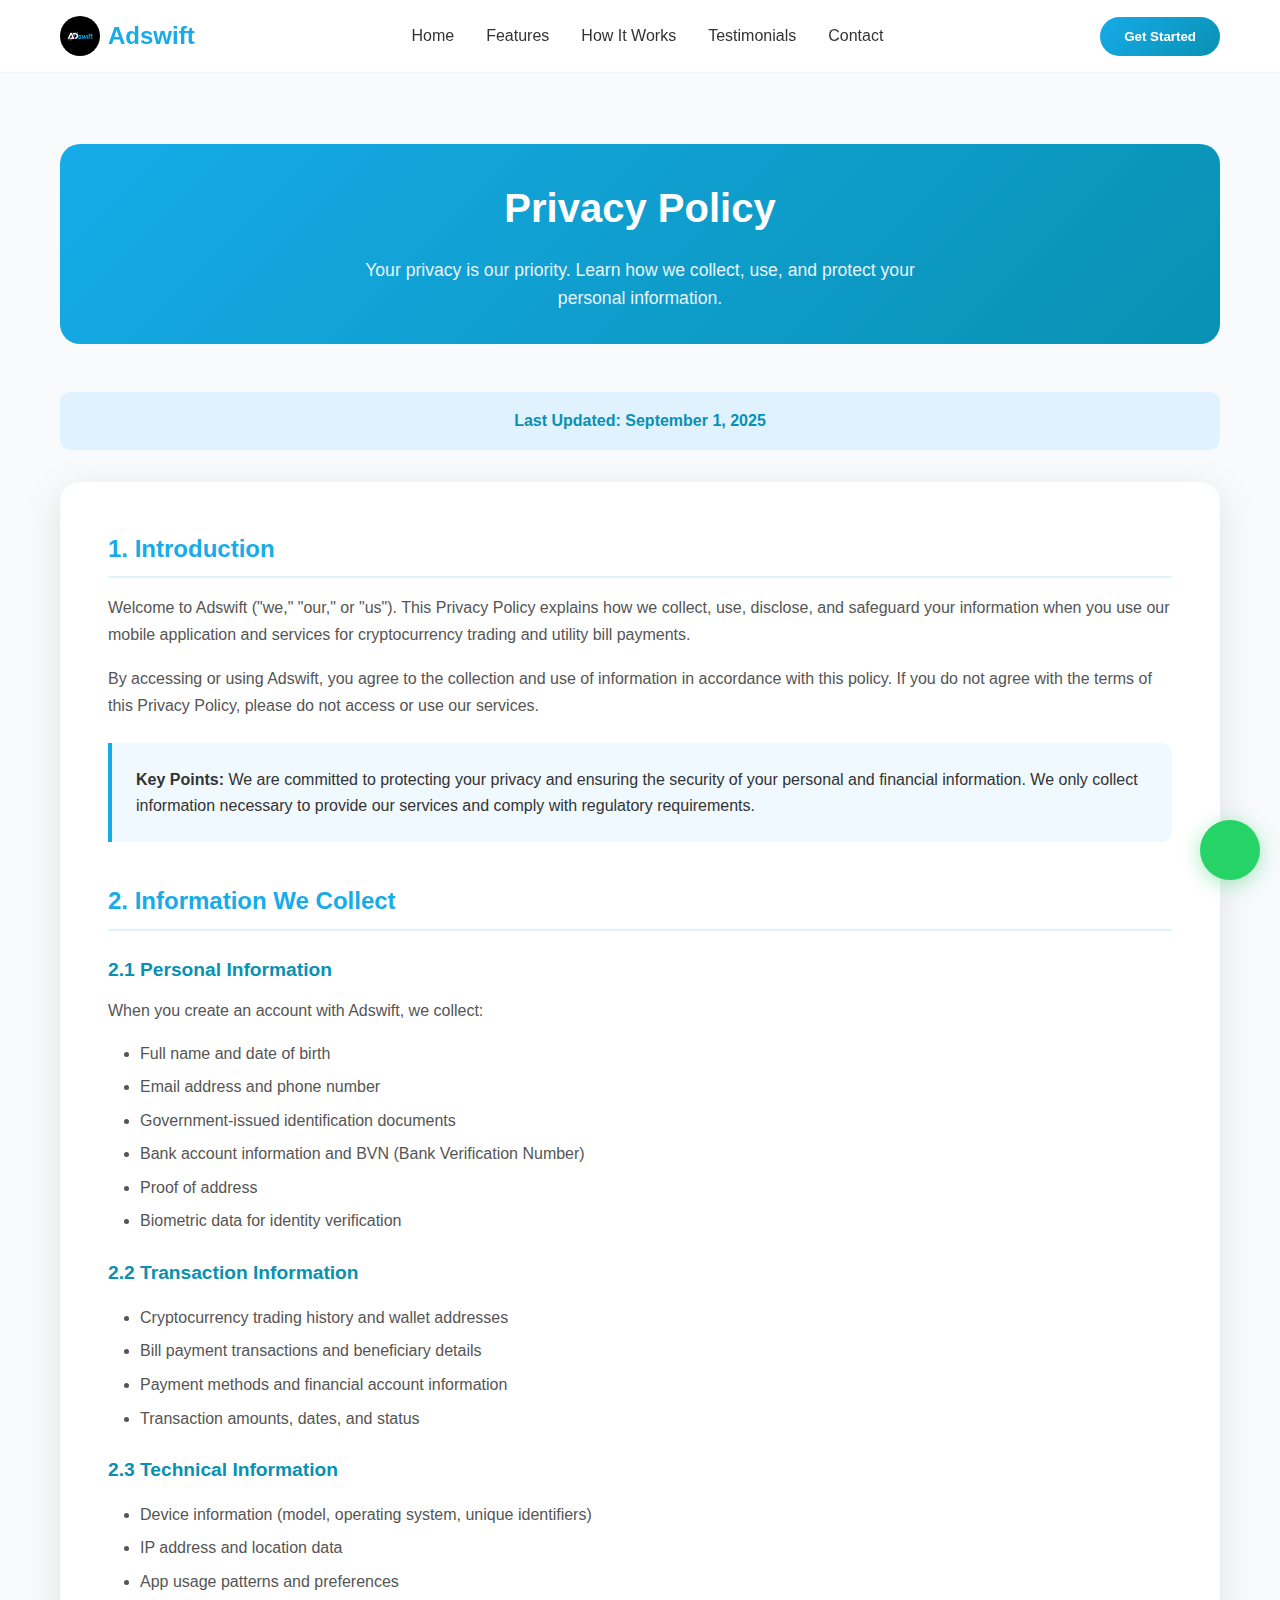
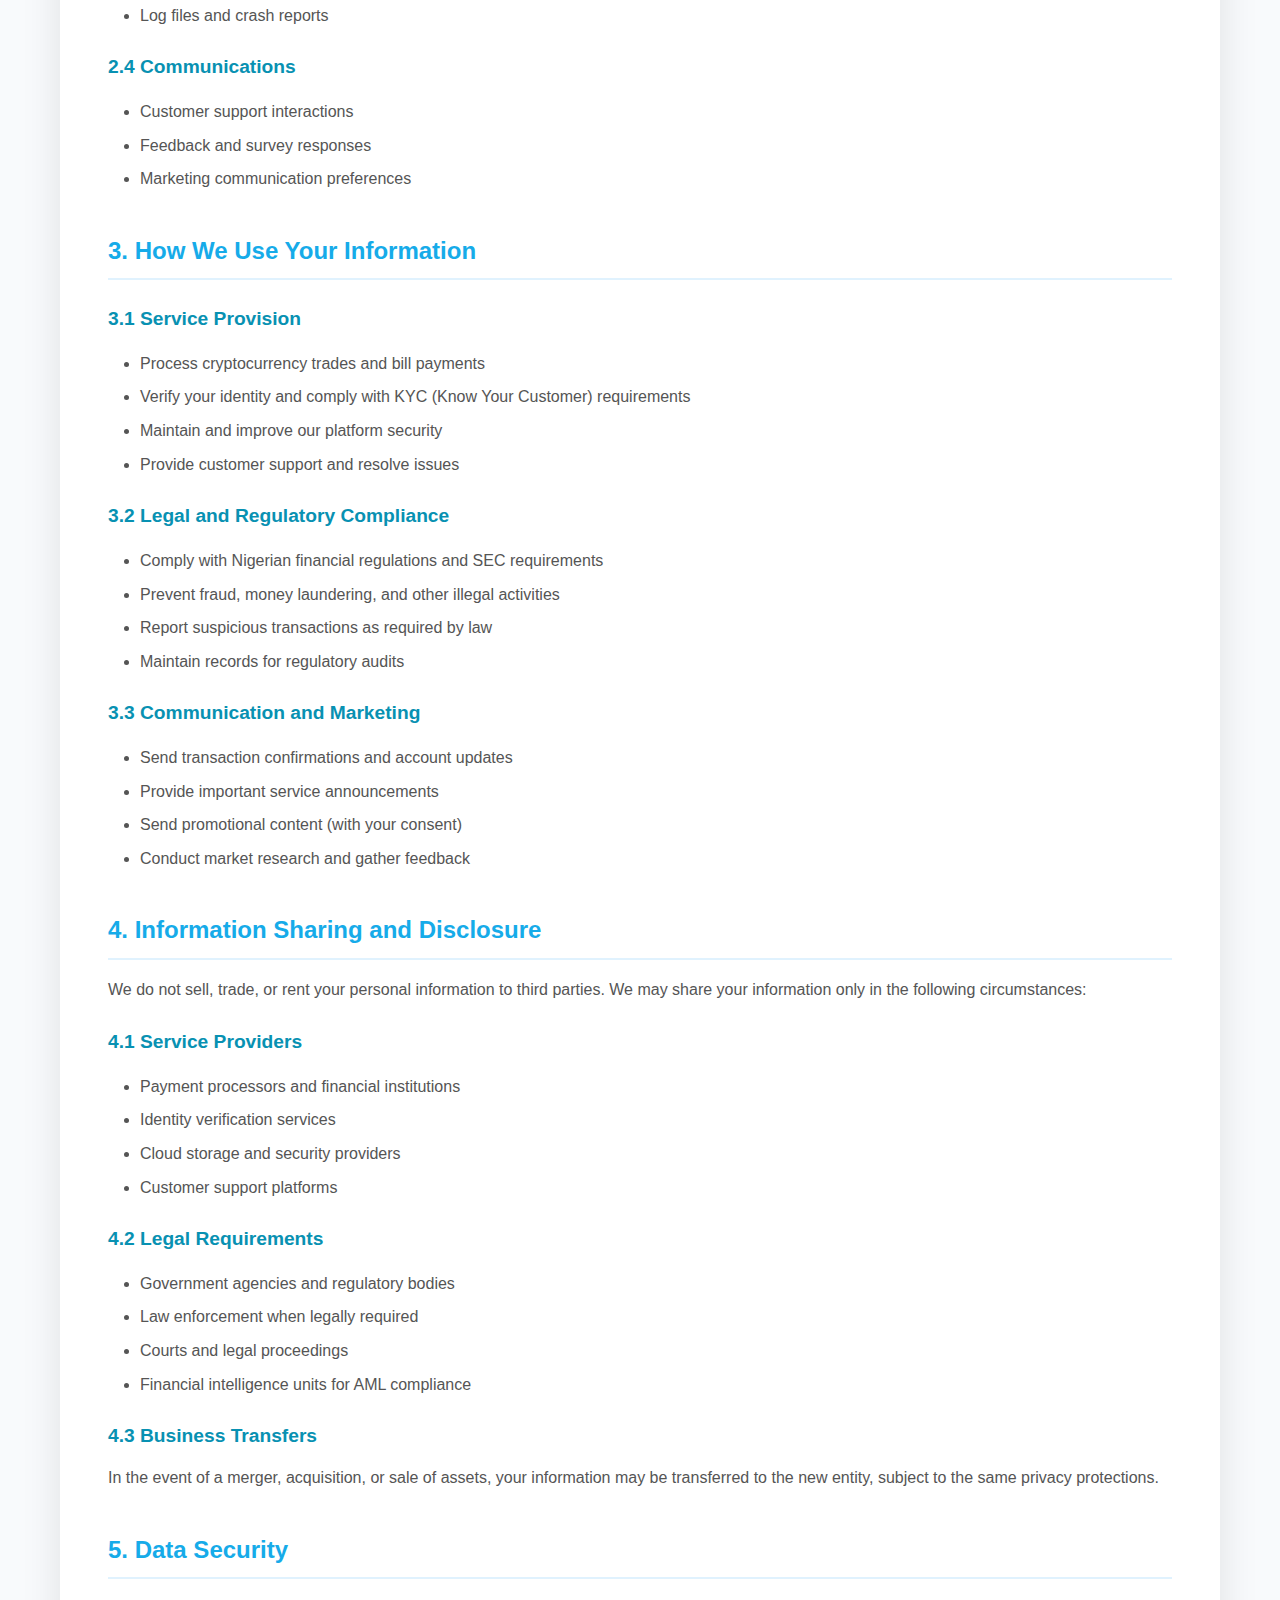
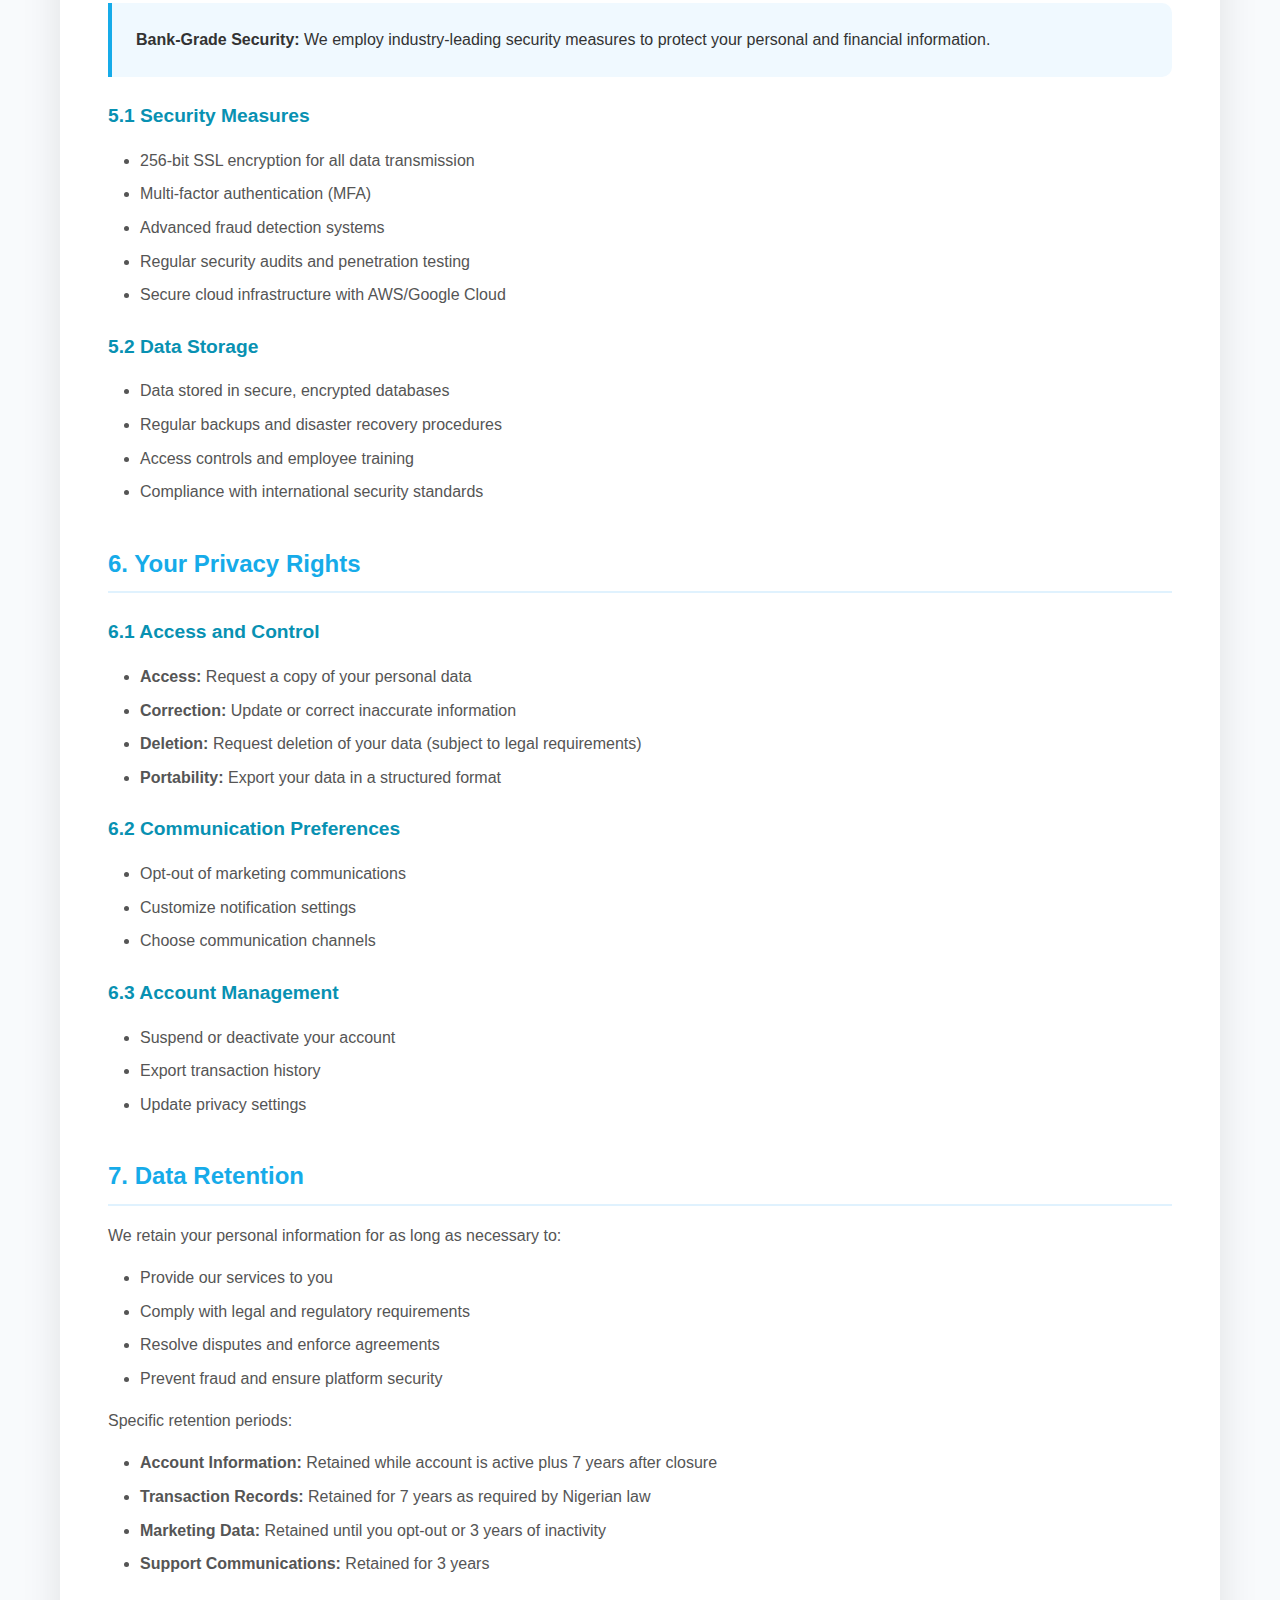
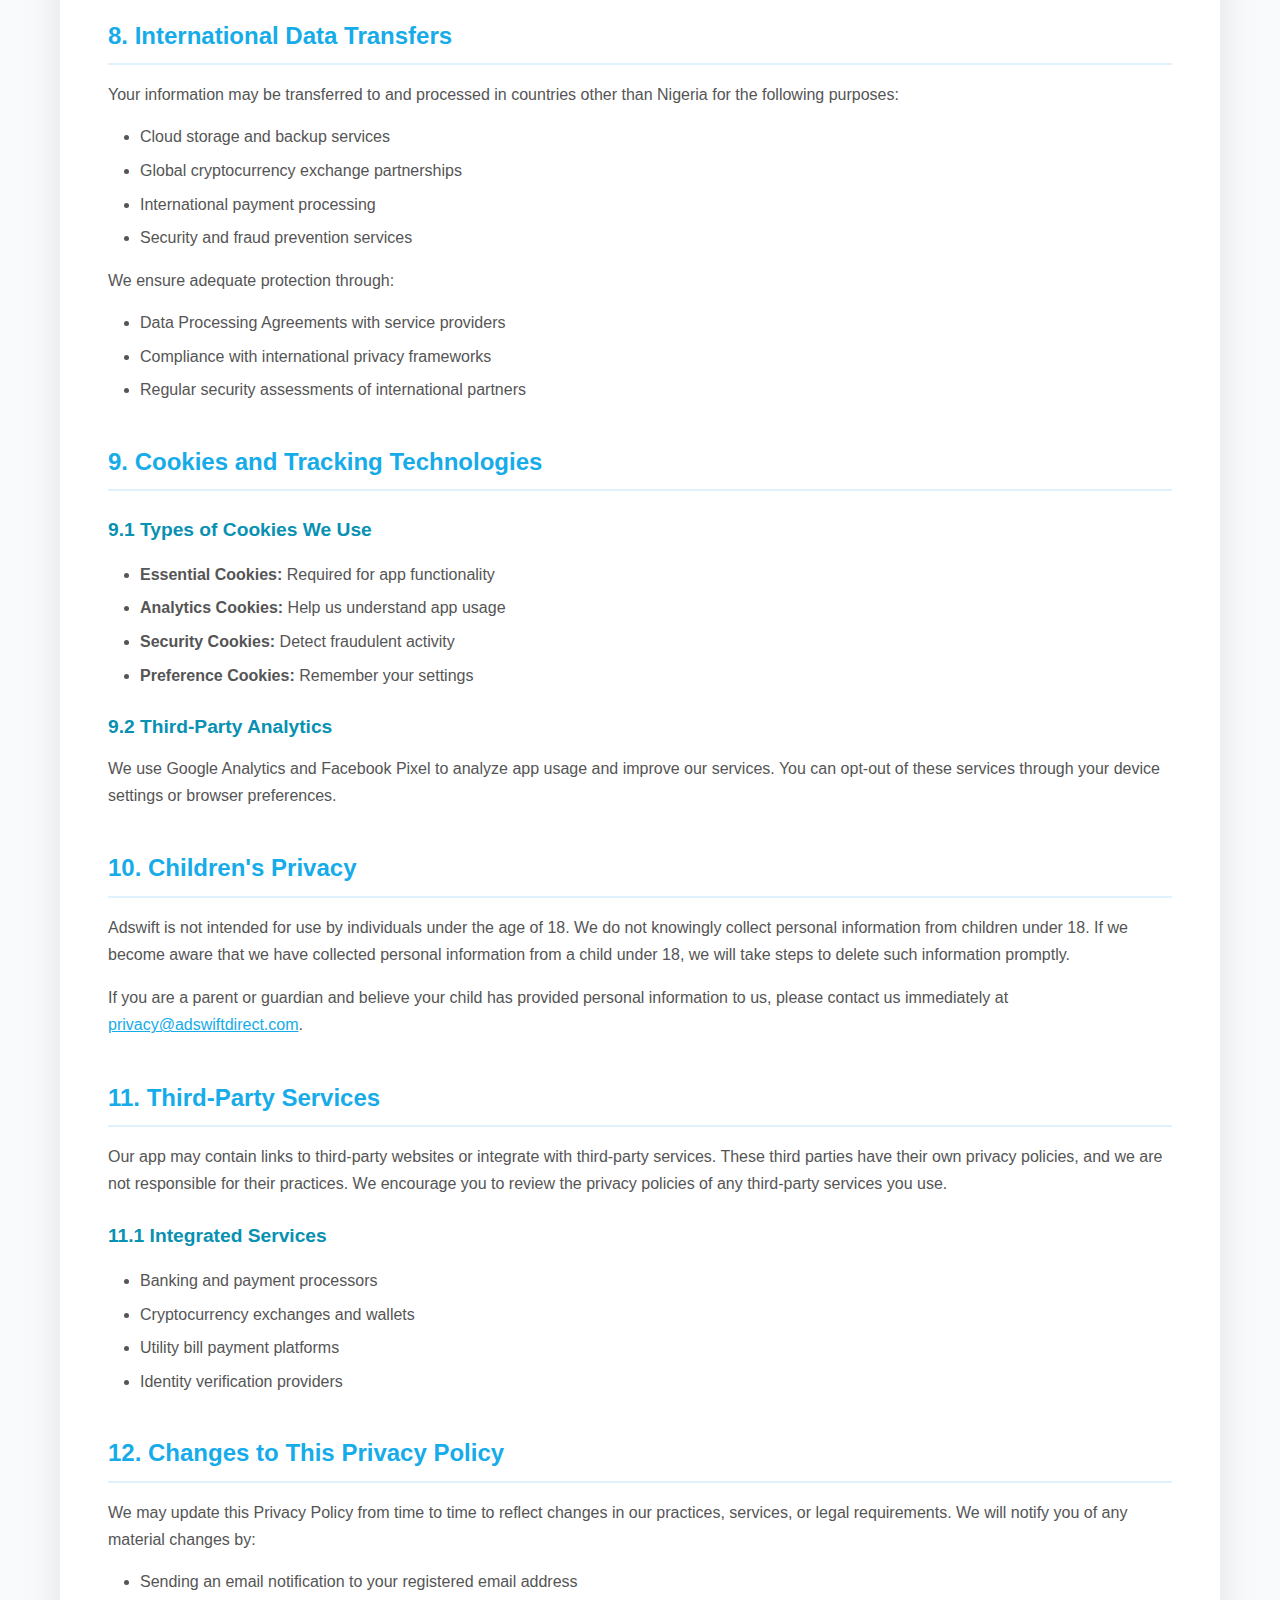
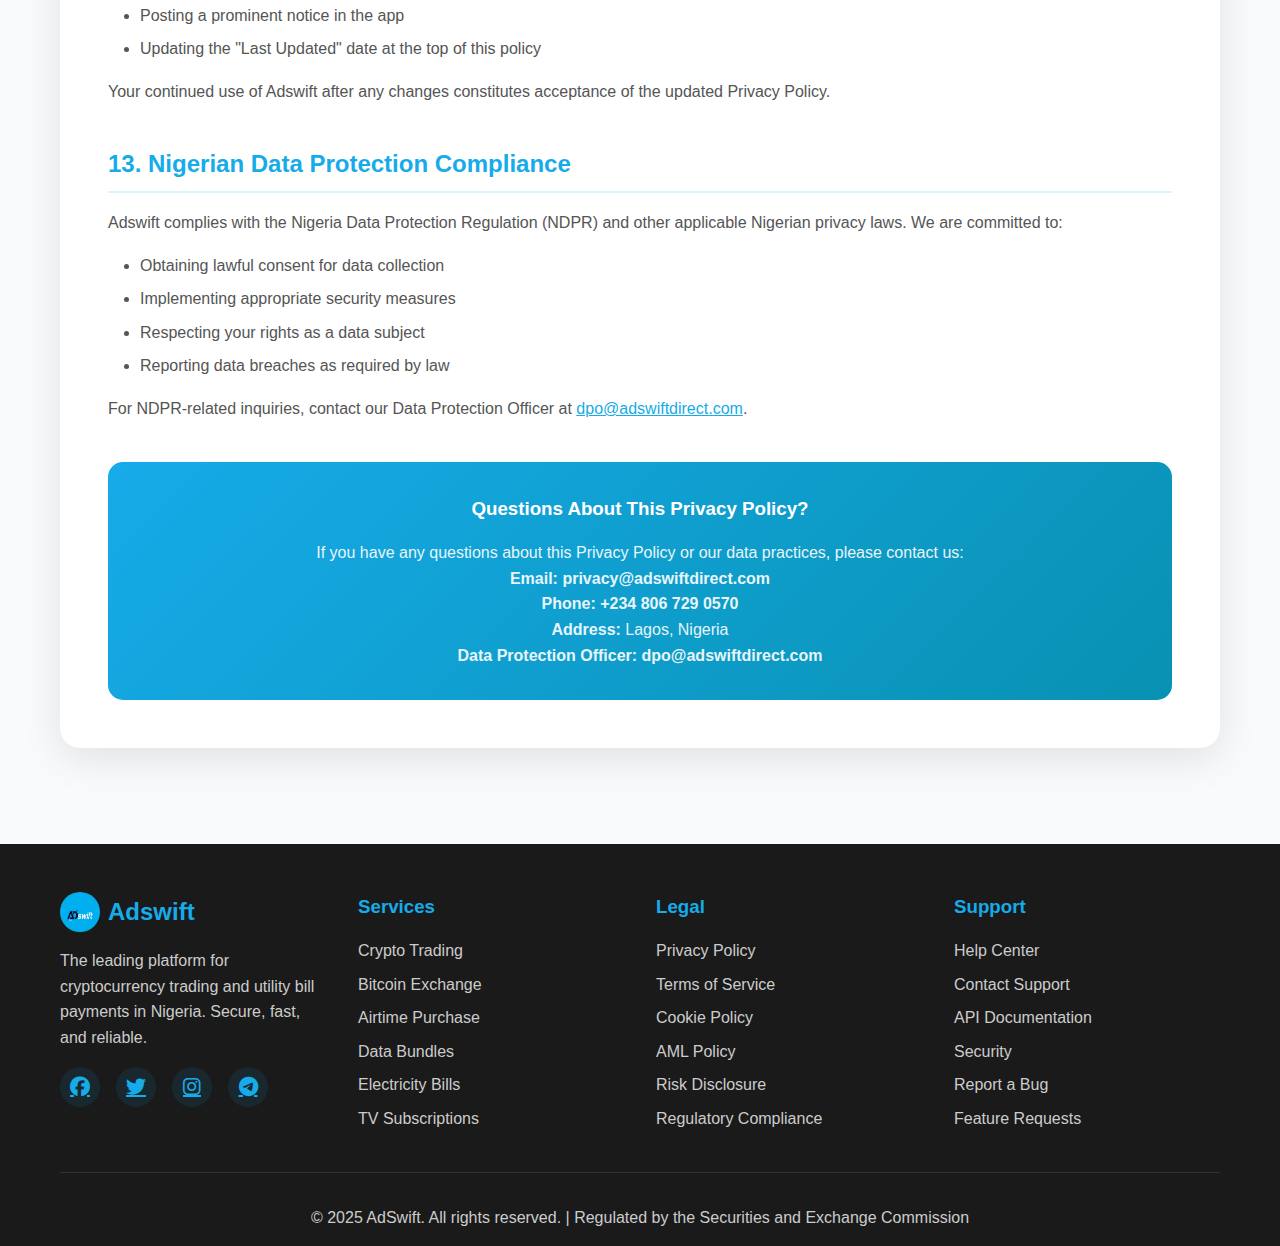
<file: privacy-policy.html>
<!DOCTYPE html>
<html lang="en">

<head>
    <meta charset="UTF-8">
    <meta name="viewport" content="width=device-width, initial-scale=1.0">
    <meta name="description"
        content="Adswift Privacy Policy - Learn how we protect your data and ensure your privacy while using our crypto trading and bill payment platform.">
    <title>Privacy Policy - Adswift</title>
    <link rel="icon" href="./image/fav.png" type="image/png">
    <!-- Font Awesome CDN for social icons -->
    <link rel="stylesheet" href="https://cdnjs.cloudflare.com/ajax/libs/font-awesome/6.5.0/css/all.min.css" />

    <style>
        * {
            margin: 0;
            padding: 0;
            box-sizing: border-box;
        }

        body {
            font-family: 'Segoe UI', Tahoma, Geneva, Verdana, sans-serif;
            line-height: 1.6;
            color: #333;
            background-color: #f8fafc;
        }

        .container {
            max-width: 1200px;
            margin: 0 auto;
            padding: 0 20px;
        }

        /* Header Styles */
        #header {
            background: rgba(255, 255, 255, 0.95);
            backdrop-filter: blur(10px);
            position: fixed;
            top: 0;
            left: 0;
            right: 0;
            z-index: 1000;
            padding: 1rem 0;
            border-bottom: 1px solid rgba(22, 171, 233, 0.1);
            transition: all 0.3s ease;
        }

        #header.header-scrolled {
            background: rgba(255, 255, 255, 0.98);
            box-shadow: 0 2px 20px rgba(0, 0, 0, 0.1);
        }

        nav {
            display: flex;
            justify-content: space-between;
            align-items: center;
        }

        .logo {
            display: flex;
            align-items: center;
            gap: 0.5rem;
        }

        .logo img {
            width: 40px;
            height: 40px;
            border-radius: 50%;
        }

        .logo-text {
            font-size: 1.5rem;
            font-weight: bold;
            color: #16abe9;
        }

        .nav-links {
            display: flex;
            list-style: none;
            gap: 2rem;
        }

        .nav-links a {
            text-decoration: none;
            color: #333;
            font-weight: 500;
            transition: color 0.3s ease;
        }

        .nav-links a:hover {
            color: #16abe9;
        }

        .nav-right {
            display: flex;
            align-items: center;
            gap: 1rem;
        }

        .cta-btn {
            background: linear-gradient(135deg, #16abe9, #0891b2);
            color: white;
            border: none;
            padding: 0.75rem 1.5rem;
            border-radius: 50px;
            font-weight: 600;
            cursor: pointer;
            transition: all 0.3s ease;
        }

        .cta-btn:hover {
            transform: translateY(-2px);
            box-shadow: 0 8px 25px rgba(22, 171, 233, 0.3);
        }

        .mobile-menu-btn {
            display: none;
            background: none;
            border: none;
            font-size: 1.5rem;
            color: #333;
            cursor: pointer;
        }

        /* Main Content Styles */
        .main-content {
            margin-top: 80px;
            padding: 4rem 0;
        }

        .privacy-header {
            text-align: center;
            margin-bottom: 3rem;
            padding: 2rem 0;
            background: linear-gradient(135deg, #16abe9, #0891b2);
            color: white;
            border-radius: 20px;
        }

        .privacy-header h1 {
            font-size: 2.5rem;
            margin-bottom: 1rem;
            font-weight: 700;
        }

        .privacy-header p {
            font-size: 1.1rem;
            opacity: 0.9;
            max-width: 600px;
            margin: 0 auto;
        }

        .last-updated {
            text-align: center;
            margin-bottom: 2rem;
            padding: 1rem;
            background: #e0f2fe;
            border-radius: 10px;
            color: #0891b2;
            font-weight: 600;
        }

        .policy-content {
            background: white;
            border-radius: 20px;
            padding: 3rem;
            box-shadow: 0 10px 40px rgba(0, 0, 0, 0.1);
            margin-bottom: 2rem;
        }

        .policy-section {
            margin-bottom: 2.5rem;
        }

        .policy-section h2 {
            color: #16abe9;
            font-size: 1.5rem;
            margin-bottom: 1rem;
            font-weight: 600;
            border-bottom: 2px solid #e0f2fe;
            padding-bottom: 0.5rem;
        }

        .policy-section h3 {
            color: #0891b2;
            font-size: 1.2rem;
            margin: 1.5rem 0 0.75rem 0;
            font-weight: 600;
        }

        .policy-section p {
            margin-bottom: 1rem;
            line-height: 1.7;
            color: #555;
        }

        .policy-section ul {
            margin: 1rem 0;
            padding-left: 2rem;
        }

        .policy-section li {
            margin-bottom: 0.5rem;
            color: #555;
            line-height: 1.6;
        }

        .highlight-box {
            background: #f0f9ff;
            border-left: 4px solid #16abe9;
            padding: 1.5rem;
            margin: 1.5rem 0;
            border-radius: 0 10px 10px 0;
        }

        .contact-info-box {
            background: linear-gradient(135deg, #16abe9, #0891b2);
            color: white;
            padding: 2rem;
            border-radius: 15px;
            margin-top: 2rem;
            text-align: center;
        }

        .contact-info-box h3 {
            margin-bottom: 1rem;
            color: white;
        }

        .contact-info-box p {
            color: white;
            opacity: 0.9;
        }

        .contact-info-box a {
            color: white;
            text-decoration: none;
            font-weight: 600;
        }

        .contact-info-box a:hover {
            text-decoration: underline;
        }

        /* Footer Styles */
        footer {
            background: #1a1a1a;
            color: white;
            padding: 3rem 0 1rem;
        }

        .footer-content {
            display: grid;
            grid-template-columns: 1fr 1fr 1fr 1fr;
            gap: 2rem;
            margin-bottom: 2rem;
        }

        .footer-section h3 {
            color: #16abe9;
            margin-bottom: 1rem;
            font-weight: 600;
        }

        .footer-section ul {
            list-style: none;
        }

        .footer-section ul li {
            margin-bottom: 0.5rem;
        }

        .footer-section ul li a {
            color: #ccc;
            text-decoration: none;
            transition: color 0.3s ease;
        }

        .footer-section ul li a:hover {
            color: #16abe9;
        }

        .social-links {
            display: flex;
            gap: 1rem;
            margin-top: 1rem;
        }

        .social-links a {
            width: 40px;
            height: 40px;
            background: rgba(22, 171, 233, 0.1);
            border-radius: 50%;
            display: flex;
            align-items: center;
            justify-content: center;
            transition: all 0.3s ease;
        }

        .social-links a:hover {
            background: #16abe9;
            transform: translateY(-2px);
        }

        .footer-bottom {
            text-align: center;
            padding-top: 2rem;
            border-top: 1px solid #333;
            color: #ccc;
        }

        /* WhatsApp Button */
        .whatsapp-button {
            position: fixed;
            bottom: 20px;
            right: 20px;
            z-index: 1000;
            width: 60px;
            height: 60px;
            border-radius: 50%;
            background: #25d366;
            display: flex;
            align-items: center;
            justify-content: center;
            box-shadow: 0 4px 20px rgba(37, 211, 102, 0.4);
            transition: all 0.3s ease;
            animation: pulse 2s infinite;
        }

        .whatsapp-button:hover {
            transform: scale(1.1);
            box-shadow: 0 6px 25px rgba(37, 211, 102, 0.6);
        }

        @keyframes pulse {
            0% {
                box-shadow: 0 4px 20px rgba(37, 211, 102, 0.4);
            }

            50% {
                box-shadow: 0 4px 20px rgba(37, 211, 102, 0.7);
            }

            100% {
                box-shadow: 0 4px 20px rgba(37, 211, 102, 0.4);
            }
        }

        /* Responsive Design */
        @media (max-width: 768px) {
            .nav-links {
                display: none;
                position: absolute;
                top: 100%;
                left: 0;
                right: 0;
                background: white;
                flex-direction: column;
                padding: 2rem;
                box-shadow: 0 4px 20px rgba(0, 0, 0, 0.1);
                border-radius: 0 0 20px 20px;
            }

            .nav-links.active {
                display: flex;
            }

            .mobile-menu-btn {
                display: block;
            }

            .cta-desktop {
                display: none;
            }

            .privacy-header h1 {
                font-size: 2rem;
            }

            .policy-content {
                padding: 2rem 1.5rem;
            }

            .footer-content {
                grid-template-columns: 1fr 1fr;
                gap: 1.5rem;
            }
        }

        @media (max-width: 480px) {
            .footer-content {
                grid-template-columns: 1fr;
            }

            .policy-content {
                padding: 1.5rem 1rem;
            }

            .privacy-header {
                margin: 0 1rem;
            }
        }
    </style>
</head>

<body>
    <!-- Header -->
    <header id="header">
        <nav class="container">
            <div class="logo">
                <img src="./image/logo3.jpg" alt="Adswift">
                <span class="logo-text">Adswift</span>
            </div>

            <ul class="nav-links">
                <li><a href="index.html#home">Home</a></li>
                <li><a href="index.html#features">Features</a></li>
                <li><a href="index.html#how-it-works">How It Works</a></li>
                <li><a href="index.html#testimonials">Testimonials</a></li>
                <li><a href="index.html#contact">Contact</a></li>
            </ul>

            <!-- Right-side Buttons -->
            <div class="nav-right">
                <a href="index.html#cta-section" class="cta-desktop">
                    <button class="cta-btn">Get Started</button>
                </a>
                <button class="mobile-menu-btn">☰</button>
            </div>
        </nav>
    </header>

    <!-- Main Content -->
    <main class="main-content">
        <div class="container">
            <!-- Privacy Policy Header -->
            <div class="privacy-header">
                <h1>Privacy Policy</h1>
                <p>Your privacy is our priority. Learn how we collect, use, and protect your personal information.</p>
            </div>

            <!-- Last Updated -->
            <div class="last-updated">
                <strong>Last Updated:</strong> September 1, 2025
            </div>

            <!-- Privacy Policy Content -->
            <div class="policy-content">

                <!-- Introduction -->
                <div class="policy-section">
                    <h2>1. Introduction</h2>
                    <p>Welcome to Adswift ("we," "our," or "us"). This Privacy Policy explains how we collect, use,
                        disclose, and safeguard your information when you use our mobile application and services for
                        cryptocurrency trading and utility bill payments.</p>
                    <p>By accessing or using Adswift, you agree to the collection and use of information in accordance
                        with this policy. If you do not agree with the terms of this Privacy Policy, please do not
                        access or use our services.</p>

                    <div class="highlight-box">
                        <strong>Key Points:</strong> We are committed to protecting your privacy and ensuring the
                        security of your personal and financial information. We only collect information necessary to
                        provide our services and comply with regulatory requirements.
                    </div>
                </div>

                <!-- Information We Collect -->
                <div class="policy-section">
                    <h2>2. Information We Collect</h2>

                    <h3>2.1 Personal Information</h3>
                    <p>When you create an account with Adswift, we collect:</p>
                    <ul>
                        <li>Full name and date of birth</li>
                        <li>Email address and phone number</li>
                        <li>Government-issued identification documents</li>
                        <li>Bank account information and BVN (Bank Verification Number)</li>
                        <li>Proof of address</li>
                        <li>Biometric data for identity verification</li>
                    </ul>

                    <h3>2.2 Transaction Information</h3>
                    <ul>
                        <li>Cryptocurrency trading history and wallet addresses</li>
                        <li>Bill payment transactions and beneficiary details</li>
                        <li>Payment methods and financial account information</li>
                        <li>Transaction amounts, dates, and status</li>
                    </ul>

                    <h3>2.3 Technical Information</h3>
                    <ul>
                        <li>Device information (model, operating system, unique identifiers)</li>
                        <li>IP address and location data</li>
                        <li>App usage patterns and preferences</li>
                        <li>Log files and crash reports</li>
                    </ul>

                    <h3>2.4 Communications</h3>
                    <ul>
                        <li>Customer support interactions</li>
                        <li>Feedback and survey responses</li>
                        <li>Marketing communication preferences</li>
                    </ul>
                </div>

                <!-- How We Use Your Information -->
                <div class="policy-section">
                    <h2>3. How We Use Your Information</h2>

                    <h3>3.1 Service Provision</h3>
                    <ul>
                        <li>Process cryptocurrency trades and bill payments</li>
                        <li>Verify your identity and comply with KYC (Know Your Customer) requirements</li>
                        <li>Maintain and improve our platform security</li>
                        <li>Provide customer support and resolve issues</li>
                    </ul>

                    <h3>3.2 Legal and Regulatory Compliance</h3>
                    <ul>
                        <li>Comply with Nigerian financial regulations and SEC requirements</li>
                        <li>Prevent fraud, money laundering, and other illegal activities</li>
                        <li>Report suspicious transactions as required by law</li>
                        <li>Maintain records for regulatory audits</li>
                    </ul>

                    <h3>3.3 Communication and Marketing</h3>
                    <ul>
                        <li>Send transaction confirmations and account updates</li>
                        <li>Provide important service announcements</li>
                        <li>Send promotional content (with your consent)</li>
                        <li>Conduct market research and gather feedback</li>
                    </ul>
                </div>

                <!-- Information Sharing -->
                <div class="policy-section">
                    <h2>4. Information Sharing and Disclosure</h2>

                    <p>We do not sell, trade, or rent your personal information to third parties. We may share your
                        information only in the following circumstances:</p>

                    <h3>4.1 Service Providers</h3>
                    <ul>
                        <li>Payment processors and financial institutions</li>
                        <li>Identity verification services</li>
                        <li>Cloud storage and security providers</li>
                        <li>Customer support platforms</li>
                    </ul>

                    <h3>4.2 Legal Requirements</h3>
                    <ul>
                        <li>Government agencies and regulatory bodies</li>
                        <li>Law enforcement when legally required</li>
                        <li>Courts and legal proceedings</li>
                        <li>Financial intelligence units for AML compliance</li>
                    </ul>

                    <h3>4.3 Business Transfers</h3>
                    <p>In the event of a merger, acquisition, or sale of assets, your information may be transferred to
                        the new entity, subject to the same privacy protections.</p>
                </div>

                <!-- Data Security -->
                <div class="policy-section">
                    <h2>5. Data Security</h2>

                    <div class="highlight-box">
                        <strong>Bank-Grade Security:</strong> We employ industry-leading security measures to protect
                        your personal and financial information.
                    </div>

                    <h3>5.1 Security Measures</h3>
                    <ul>
                        <li>256-bit SSL encryption for all data transmission</li>
                        <li>Multi-factor authentication (MFA)</li>
                        <li>Advanced fraud detection systems</li>
                        <li>Regular security audits and penetration testing</li>
                        <li>Secure cloud infrastructure with AWS/Google Cloud</li>
                    </ul>

                    <h3>5.2 Data Storage</h3>
                    <ul>
                        <li>Data stored in secure, encrypted databases</li>
                        <li>Regular backups and disaster recovery procedures</li>
                        <li>Access controls and employee training</li>
                        <li>Compliance with international security standards</li>
                    </ul>
                </div>

                <!-- Your Rights -->
                <div class="policy-section">
                    <h2>6. Your Privacy Rights</h2>

                    <h3>6.1 Access and Control</h3>
                    <ul>
                        <li><strong>Access:</strong> Request a copy of your personal data</li>
                        <li><strong>Correction:</strong> Update or correct inaccurate information</li>
                        <li><strong>Deletion:</strong> Request deletion of your data (subject to legal requirements)
                        </li>
                        <li><strong>Portability:</strong> Export your data in a structured format</li>
                    </ul>

                    <h3>6.2 Communication Preferences</h3>
                    <ul>
                        <li>Opt-out of marketing communications</li>
                        <li>Customize notification settings</li>
                        <li>Choose communication channels</li>
                    </ul>

                    <h3>6.3 Account Management</h3>
                    <ul>
                        <li>Suspend or deactivate your account</li>
                        <li>Export transaction history</li>
                        <li>Update privacy settings</li>
                    </ul>
                </div>

                <!-- Data Retention -->
                <div class="policy-section">
                    <h2>7. Data Retention</h2>

                    <p>We retain your personal information for as long as necessary to:</p>
                    <ul>
                        <li>Provide our services to you</li>
                        <li>Comply with legal and regulatory requirements</li>
                        <li>Resolve disputes and enforce agreements</li>
                        <li>Prevent fraud and ensure platform security</li>
                    </ul>

                    <p>Specific retention periods:</p>
                    <ul>
                        <li><strong>Account Information:</strong> Retained while account is active plus 7 years after
                            closure</li>
                        <li><strong>Transaction Records:</strong> Retained for 7 years as required by Nigerian law</li>
                        <li><strong>Marketing Data:</strong> Retained until you opt-out or 3 years of inactivity</li>
                        <li><strong>Support Communications:</strong> Retained for 3 years</li>
                    </ul>
                </div>

                <!-- International Transfers -->
                <div class="policy-section">
                    <h2>8. International Data Transfers</h2>

                    <p>Your information may be transferred to and processed in countries other than Nigeria for the
                        following purposes:</p>
                    <ul>
                        <li>Cloud storage and backup services</li>
                        <li>Global cryptocurrency exchange partnerships</li>
                        <li>International payment processing</li>
                        <li>Security and fraud prevention services</li>
                    </ul>

                    <p>We ensure adequate protection through:</p>
                    <ul>
                        <li>Data Processing Agreements with service providers</li>
                        <li>Compliance with international privacy frameworks</li>
                        <li>Regular security assessments of international partners</li>
                    </ul>
                </div>

                <!-- Cookies and Tracking -->
                <div class="policy-section">
                    <h2>9. Cookies and Tracking Technologies</h2>

                    <h3>9.1 Types of Cookies We Use</h3>
                    <ul>
                        <li><strong>Essential Cookies:</strong> Required for app functionality</li>
                        <li><strong>Analytics Cookies:</strong> Help us understand app usage</li>
                        <li><strong>Security Cookies:</strong> Detect fraudulent activity</li>
                        <li><strong>Preference Cookies:</strong> Remember your settings</li>
                    </ul>

                    <h3>9.2 Third-Party Analytics</h3>
                    <p>We use Google Analytics and Facebook Pixel to analyze app usage and improve our services. You can
                        opt-out of these services through your device settings or browser preferences.</p>
                </div>

                <!-- Children's Privacy -->
                <div class="policy-section">
                    <h2>10. Children's Privacy</h2>

                    <p>Adswift is not intended for use by individuals under the age of 18. We do not knowingly collect
                        personal information from children under 18. If we become aware that we have collected personal
                        information from a child under 18, we will take steps to delete such information promptly.</p>

                    <p>If you are a parent or guardian and believe your child has provided personal information to us,
                        please contact us immediately at <a href="mailto:privacy@adswiftdirect.com"
                            style="color: #16abe9;">privacy@adswiftdirect.com</a>.</p>
                </div>

                <!-- Third-Party Services -->
                <div class="policy-section">
                    <h2>11. Third-Party Services</h2>

                    <p>Our app may contain links to third-party websites or integrate with third-party services. These
                        third parties have their own privacy policies, and we are not responsible for their practices.
                        We encourage you to review the privacy policies of any third-party services you use.</p>

                    <h3>11.1 Integrated Services</h3>
                    <ul>
                        <li>Banking and payment processors</li>
                        <li>Cryptocurrency exchanges and wallets</li>
                        <li>Utility bill payment platforms</li>
                        <li>Identity verification providers</li>
                    </ul>
                </div>

                <!-- Updates to Privacy Policy -->
                <div class="policy-section">
                    <h2>12. Changes to This Privacy Policy</h2>

                    <p>We may update this Privacy Policy from time to time to reflect changes in our practices,
                        services, or legal requirements. We will notify you of any material changes by:</p>
                    <ul>
                        <li>Sending an email notification to your registered email address</li>
                        <li>Posting a prominent notice in the app</li>
                        <li>Updating the "Last Updated" date at the top of this policy</li>
                    </ul>

                    <p>Your continued use of Adswift after any changes constitutes acceptance of the updated Privacy
                        Policy.</p>
                </div>

                <!-- Nigerian Data Protection -->
                <div class="policy-section">
                    <h2>13. Nigerian Data Protection Compliance</h2>

                    <p>Adswift complies with the Nigeria Data Protection Regulation (NDPR) and other applicable Nigerian
                        privacy laws. We are committed to:</p>
                    <ul>
                        <li>Obtaining lawful consent for data collection</li>
                        <li>Implementing appropriate security measures</li>
                        <li>Respecting your rights as a data subject</li>
                        <li>Reporting data breaches as required by law</li>
                    </ul>

                    <p>For NDPR-related inquiries, contact our Data Protection Officer at <a
                            href="mailto:dpo@adswiftdirect.com" style="color: #16abe9;">dpo@adswiftdirect.com</a>.</p>
                </div>

                <!-- Contact Information -->
                <div class="contact-info-box">
                    <h3>Questions About This Privacy Policy?</h3>
                    <p>If you have any questions about this Privacy Policy or our data practices, please contact us:</p>
                    <p><strong>Email:</strong> <a href="mailto:privacy@adswiftdirect.com">privacy@adswiftdirect.com</a>
                    </p>
                    <p><strong>Phone:</strong> <a href="tel:+2348067290570">+234 806 729 0570</a></p>
                    <p><strong>Address:</strong> Lagos, Nigeria</p>
                    <p><strong>Data Protection Officer:</strong> <a
                            href="mailto:dpo@adswiftdirect.com">dpo@adswiftdirect.com</a></p>
                </div>
            </div>
        </div>
    </main>

    <!-- Footer -->
    <footer>
        <div class="container">
            <div class="footer-content">
                <div class="footer-section">
                    <div class="logo">
                        <img src="./image/logo2.jpg" alt="Adswift">
                        <span class="logo-text" style="color: #16abe9;">Adswift</span>
                    </div>
                    <p style="margin-top: 1rem; color: #ccc; line-height: 1.6;">The leading platform for cryptocurrency
                        trading and utility bill payments in Nigeria. Secure, fast, and reliable.</p>
                    <div class="social-links">
                        <a href="#" target="_blank" style="color:#16abe9">
                            <i class="fab fa-facebook fa-lg"></i>
                        </a>
                        <a href="https://x.com/ADSWIFT_?t=KEKPruQ2mfIeJfVZX07r-g&s=09" target="_blank"
                            style="color:#16abe9">
                            <i class="fab fa-twitter fa-lg"></i>
                        </a>
                        <a href="https://instagram.com/adswiftdirect" target="_blank" style="color:#16abe9">
                            <i class="fab fa-instagram fa-lg"></i>
                        </a>
                        <a href="#" target="_blank" style="color:#16abe9">
                            <i class="fab fa-telegram fa-lg"></i>
                        </a>
                    </div>
                </div>
                <div class="footer-section">
                    <h3>Services</h3>
                    <ul>
                        <li><a href="#">Crypto Trading</a></li>
                        <li><a href="#">Bitcoin Exchange</a></li>
                        <li><a href="#">Airtime Purchase</a></li>
                        <li><a href="#">Data Bundles</a></li>
                        <li><a href="#">Electricity Bills</a></li>
                        <li><a href="#">TV Subscriptions</a></li>
                    </ul>
                </div>
                <div class="footer-section">
                    <h3>Legal</h3>
                    <ul>
                        <li><a href="#">Privacy Policy</a></li>
                        <li><a href="#">Terms of Service</a></li>
                        <li><a href="#">Cookie Policy</a></li>
                        <li><a href="#">AML Policy</a></li>
                        <li><a href="#">Risk Disclosure</a></li>
                        <li><a href="#">Regulatory Compliance</a></li>
                    </ul>
                </div>
                <div class="footer-section">
                    <h3>Support</h3>
                    <ul>
                        <li><a href="#">Help Center</a></li>
                        <li><a href="#">Contact Support</a></li>
                        <li><a href="#">API Documentation</a></li>
                        <li><a href="#">Security</a></li>
                        <li><a href="#">Report a Bug</a></li>
                        <li><a href="#">Feature Requests</a></li>
                    </ul>
                </div>
            </div>
            <div class="footer-bottom">
                <p>&copy; 2025 AdSwift. All rights reserved. | Regulated by the Securities and Exchange Commission</p>
            </div>
        </div>
    </footer>

    <!-- WhatsApp Chat Button -->
    <a href="https://wa.me/2348067290570?text=Hello Adswift! I need assistance with privacy and data protection"
        target="_blank" class="whatsapp-button">
        <img src="https://img.icons8.com/color/48/000000/whatsapp--v1.png
</file>
